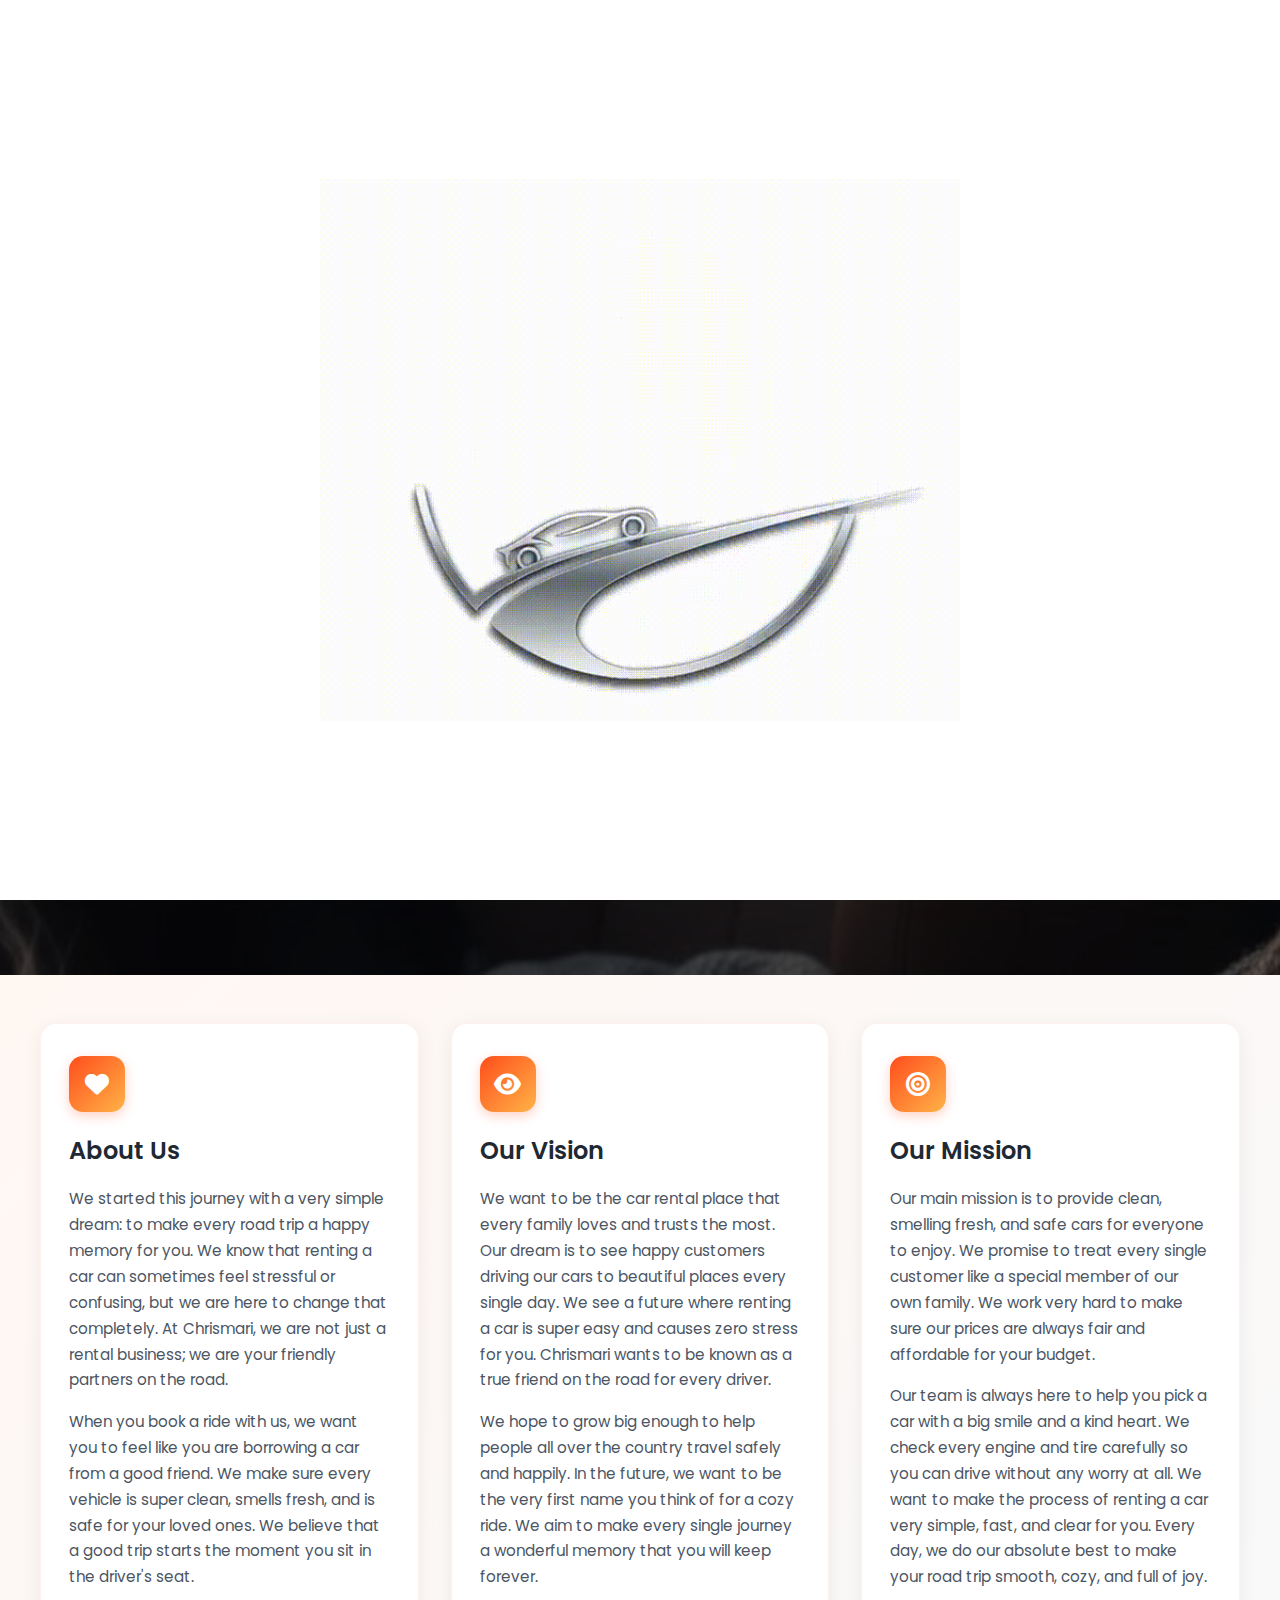
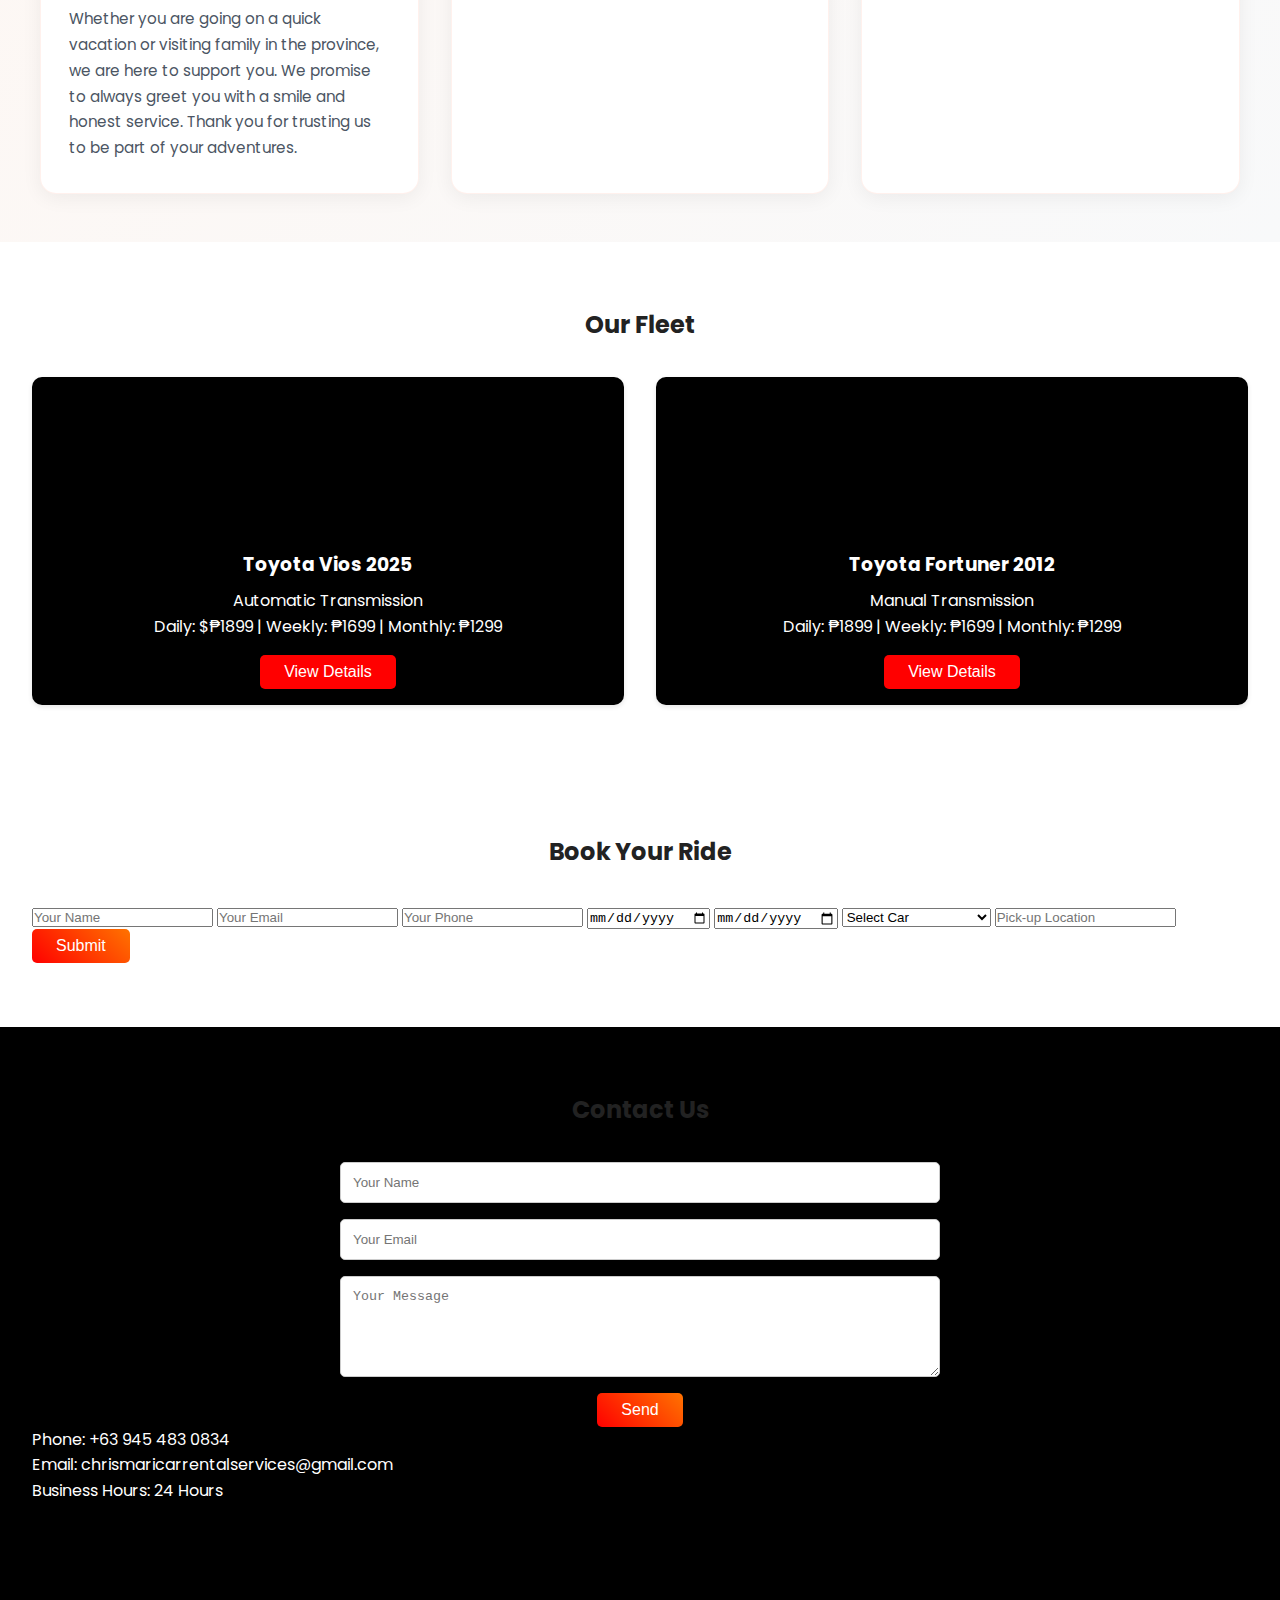
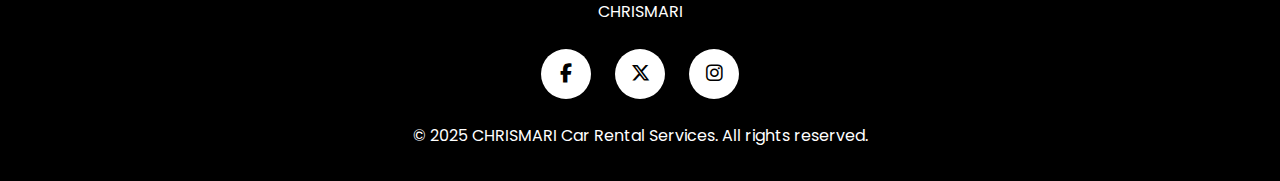
<file: index.html>
<!DOCTYPE html>
<html lang="en">

<head>
  <meta charset="UTF-8">
  <meta name="viewport" content="width=device-width, initial-scale=1.0">
  <title>CHRISMARI Car Rental Services</title>
  <link rel="stylesheet" href="style.css">
  <script defer src="script.js"></script>
  <link href="https://fonts.googleapis.com/css2?family=Poppins:wght@300;400;600;700&display=swap" rel="stylesheet">
  <link rel="stylesheet" href="https://cdnjs.cloudflare.com/ajax/libs/font-awesome/6.4.0/css/all.min.css">
</head>

<body>
  <!-- Splash Screen -->
  <div id="splash-screen">
    <img src="images/LogoLogo.gif" alt="CHRISMARI Logo" id="splash-gif">
  </div>

  <script>
    // Splash Screen Logic
    document.addEventListener('DOMContentLoaded', () => {
      const splash = document.getElementById('splash-screen');
      setTimeout(() => {
        splash.style.opacity = '0';
        splash.style.transition = 'opacity 0.5s ease';
        setTimeout(() => splash.style.display = 'none', 500);
      }, 3000); // Display splash for 3 seconds
    });
  </script>

  <!-- Header -->
  <header>
    <div class="navbar">
      <div class="logo">CHRISMARI</div>
      <nav>
        <a href="#home">Home</a>
        <a href="#about">About</a>
        <a href="#fleet">Fleet</a>
        <a href="#booking">Booking</a>
        <a href="#contact">Contact</a>
      </nav>
      <div class="navbar-actions">
        <a href="auth.html" class="btn-secondary" id="loginBtn" style="display: none;">
          <i class="fas fa-sign-in-alt"></i>
          <span>Sign In</span>
        </a>
        <div class="user-menu" id="userMenu" style="display: none;">
          <button class="user-btn" id="userBtn">
            <i class="fas fa-user-circle"></i>
            <span id="userName">User</span>
            <i class="fas fa-chevron-down"></i>
          </button>
          <div class="user-dropdown" id="userDropdown">
            <a href="booking.html">
              <i class="fas fa-calendar"></i>
              <span>My Bookings</span>
            </a>
            <a href="#" id="logoutBtn">
              <i class="fas fa-sign-out-alt"></i>
              <span>Sign Out</span>
            </a>
          </div>
        </div>
        <button class="btn js-booking-redirect">
          Book Now
        </button>
      </div>
    </div>
  </header>

  <!-- Hero Section -->
  <section id="home" class="hero">
    <div>
      <h1 style="color: white;">Drive with Comfort. Rent with Confidence.</h1>
      <p>CHRISMARI Car Rental Services — affordable, reliable, and hassle-free.</p>
      <button class="btn js-booking-redirect">
        Start Booking
      </button>
    </div>
  </section>

  <!-- About Section -->
  <section id="about" class="about">
    <div class="about-container">
      <div class="about-column">
        <div class="about-icon">
          <i class="fas fa-heart"></i>
        </div>
        <h3>About Us</h3>
        <p>We started this journey with a very simple dream: to make every road trip a happy memory for you. We know that renting a car can sometimes feel stressful or confusing, but we are here to change that completely. At Chrismari, we are not just a rental business; we are your friendly partners on the road.</p>
        <p>When you book a ride with us, we want you to feel like you are borrowing a car from a good friend. We make sure every vehicle is super clean, smells fresh, and is safe for your loved ones. We believe that a good trip starts the moment you sit in the driver's seat.</p>
        <p>Whether you are going on a quick vacation or visiting family in the province, we are here to support you. We promise to always greet you with a smile and honest service. Thank you for trusting us to be part of your adventures.</p>
      </div>
      <div class="about-column">
        <div class="about-icon">
          <i class="fas fa-eye"></i>
        </div>
        <h3>Our Vision</h3>
        <p>We want to be the car rental place that every family loves and trusts the most. Our dream is to see happy customers driving our cars to beautiful places every single day. We see a future where renting a car is super easy and causes zero stress for you. Chrismari wants to be known as a true friend on the road for every driver.</p>
        <p>We hope to grow big enough to help people all over the country travel safely and happily. In the future, we want to be the very first name you think of for a cozy ride. We aim to make every single journey a wonderful memory that you will keep forever.</p>
      </div>
      <div class="about-column">
        <div class="about-icon">
          <i class="fas fa-bullseye"></i>
        </div>
        <h3>Our Mission</h3>
        <p>Our main mission is to provide clean, smelling fresh, and safe cars for everyone to enjoy. We promise to treat every single customer like a special member of our own family. We work very hard to make sure our prices are always fair and affordable for your budget.</p>
        <p>Our team is always here to help you pick a car with a big smile and a kind heart. We check every engine and tire carefully so you can drive without any worry at all. We want to make the process of renting a car very simple, fast, and clear for you. Every day, we do our absolute best to make your road trip smooth, cozy, and full of joy.</p>
      </div>
    </div>
  </section>

  <!-- Fleet Section -->
  <section id="fleet" class="fleet">
    <h2>Our Fleet</h2>
    <div class="grid">
      <div class="card toyota-vios">
        <img src="images/toyotavios.jpg" alt="Toyota Vios">
        <div class="details">
          <h3>Toyota Vios 2025</h3>
          <p>Automatic Transmission</p>
          <p>Daily: $₱1899 | Weekly: ₱1699 | Monthly: ₱1299</p>
          <button class="btn js-booking-redirect">View Details</button>
        </div>
      </div>
      <div class="card toyota-fortuner">
        <img src="images/fortuner.jpg" alt="Toyota Fortuner">
        <div class="details">
          <h3>Toyota Fortuner 2012</h3>
          <p>Manual Transmission</p>
          <p>Daily: ₱1899 | Weekly: ₱1699 | Monthly: ₱1299</p>
          <button class="btn js-booking-redirect">View Details</button>
        </div>
      </div>
      <!-- Add more car cards as needed -->
    </div>
  </section>

  <!-- Booking Section -->
  <section id="booking" class="booking">
    <h2>Book Your Ride</h2>
    <form>
      <input type="text" name="name" placeholder="Your Name" required>
      <input type="email" name="email" placeholder="Your Email" required>
      <input type="tel" name="phone" placeholder="Your Phone" required>
      <input type="date" name="pickup" placeholder="Pick-up Date" required>
      <input type="date" name="dropoff" placeholder="Drop-off Date" required>
      <select name="car" required>
        <option value="">Select Car</option>
        <option value="toyota-vios">Toyota Vios</option>
        <option value="toyota-fortuner">Toyota Fortuner 2012</option>
        <!-- dagdag kotse pa vebs -->
      </select>
      <input type="text" name="location" placeholder="Pick-up Location" required>
      <button class="btn" type="submit">Submit</button>
    </form>
  </section>

  <!-- Contact Section -->
  <section id="contact" class="contact">
    <h2>Contact Us</h2>
    <form>
      <input type="text" name="name" placeholder="Your Name" required>
      <input type="email" name="email" placeholder="Your Email" required>
      <textarea name="message" placeholder="Your Message" rows="5" required></textarea>
      <button class="btn" type="submit">Send</button>
    </form>
    <div class="info">
      <p>Phone: +63 945 483 0834</p>
      <p>Email: chrismaricarrentalservices@gmail.com</p>
      <p>Business Hours: 24 Hours</p>
    </div>
  </section>

  <!-- Footer -->
  <footer>
    <div>CHRISMARI</div>
    <div class="social-icons">
      <a href="https://www.facebook.com/people/ChrisMari-Car-Rental-Sevices-Antipolo/61584070946495/" target="_blank" rel="noopener noreferrer" aria-label="Facebook">
        <i class="fab fa-facebook-f"></i>
      </a>
      <a href="#" target="_blank" rel="noopener noreferrer" aria-label="X">
        <i class="fab fa-x-twitter"></i>
      </a>
      <a href="#" target="_blank" rel="noopener noreferrer" aria-label="Instagram">
        <i class="fab fa-instagram"></i>
      </a>
    </div>
    <p>&copy; 2025 CHRISMARI Car Rental Services. All rights reserved.</p>
  </footer>
</body>

</html>
</file>
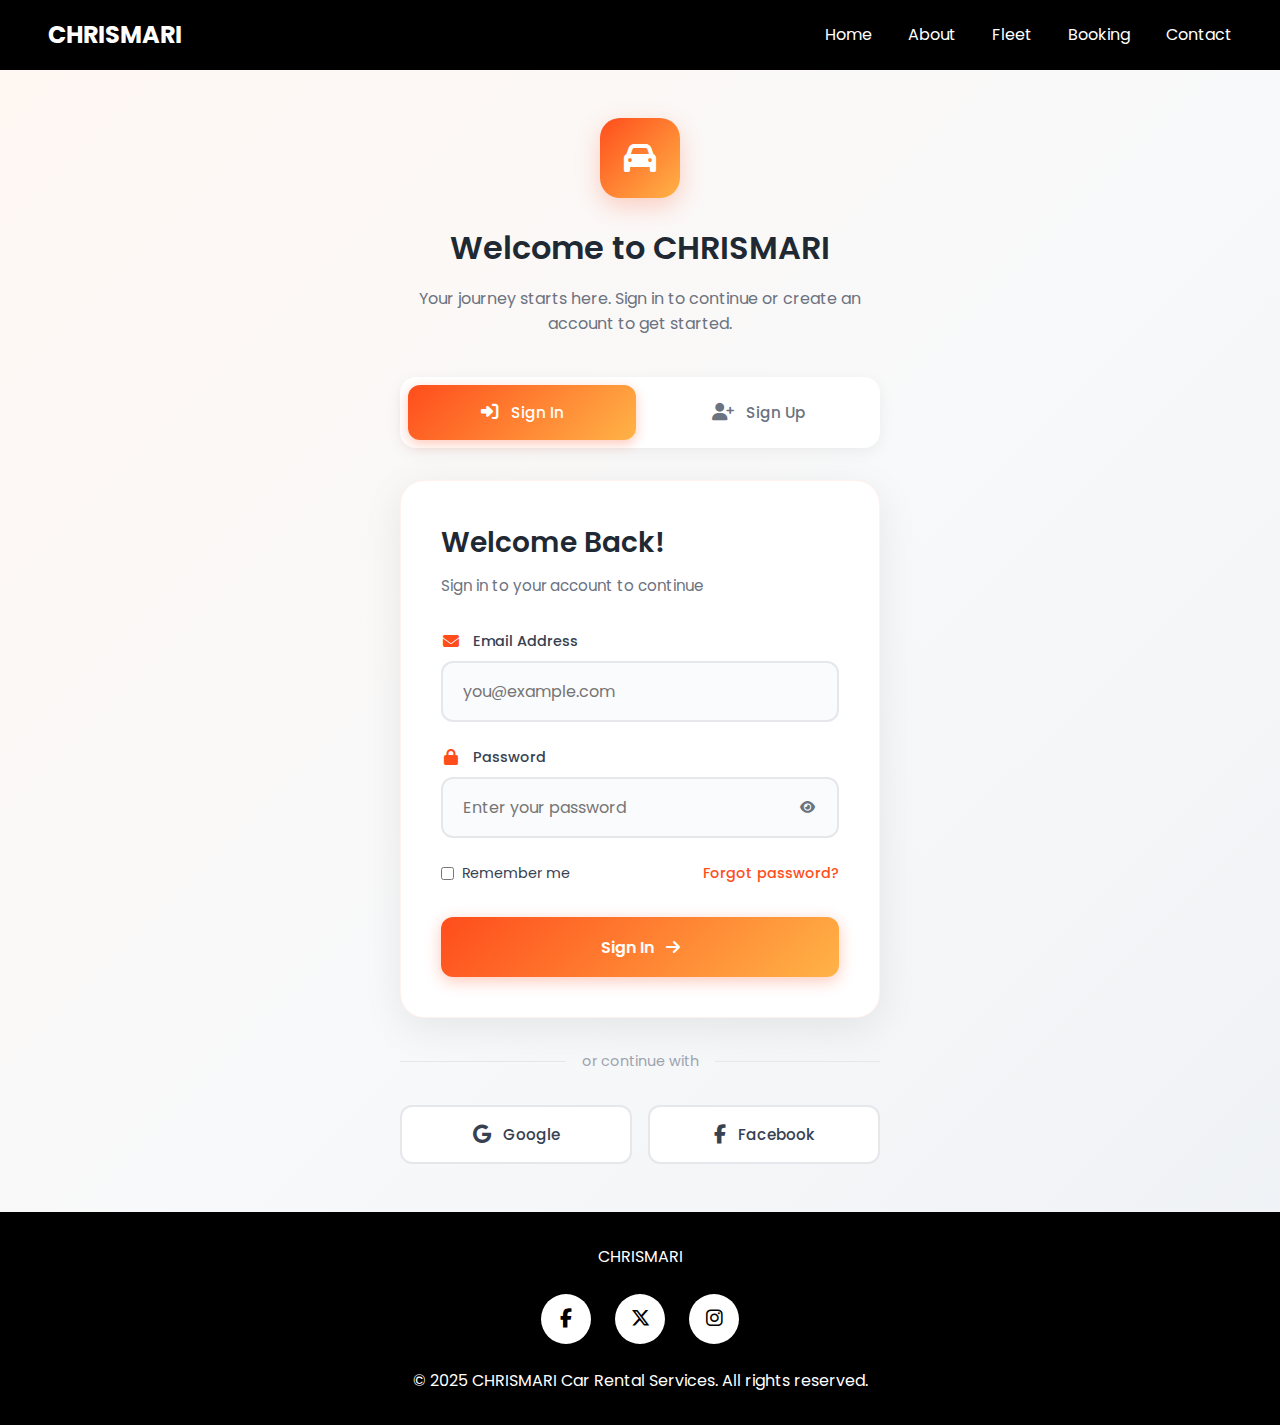
<file: auth.html>
<!DOCTYPE html>
<html lang="en">

<head>
  <meta charset="UTF-8">
  <meta name="viewport" content="width=device-width, initial-scale=1.0">
  <title>Login & Sign Up - CHRISMARI Car Rental</title>
  <link rel="stylesheet" href="style.css">
  <script defer src="auth.js"></script>
  <link href="https://fonts.googleapis.com/css2?family=Poppins:wght@300;400;600;700&display=swap" rel="stylesheet">
  <link rel="stylesheet" href="https://cdnjs.cloudflare.com/ajax/libs/font-awesome/6.4.0/css/all.min.css">
</head>

<body class="auth-page">
  <!-- Header -->
  <header>
    <div class="navbar">
      <div class="logo">
        <a href="index.html" style="text-decoration: none; color: inherit;">CHRISMARI</a>
      </div>
      <nav>
        <a href="index.html#home">Home</a>
        <a href="index.html#about">About</a>
        <a href="index.html#fleet">Fleet</a>
        <a href="booking.html">Booking</a>
        <a href="index.html#contact">Contact</a>
      </nav>
    </div>
  </header>

  <main class="auth-container">
    <div class="auth-wrapper">
      <!-- Welcome Message -->
      <div class="auth-welcome">
        <div class="welcome-icon">
          <i class="fas fa-car"></i>
        </div>
        <h1>Welcome to CHRISMARI</h1>
        <p>Your journey starts here. Sign in to continue or create an account to get started.</p>
      </div>

      <!-- Auth Tabs -->
      <div class="auth-tabs">
        <button class="auth-tab active" data-tab="login">
          <i class="fas fa-sign-in-alt"></i>
          <span>Sign In</span>
        </button>
        <button class="auth-tab" data-tab="signup">
          <i class="fas fa-user-plus"></i>
          <span>Sign Up</span>
        </button>
      </div>

      <!-- Login Form -->
      <div class="auth-form-container active" id="login-form">
        <div class="auth-card">
          <h2>Welcome Back!</h2>
          <p class="auth-subtitle">Sign in to your account to continue</p>
          
          <form id="loginForm" class="auth-form">
            <div class="form-group">
              <label for="loginEmail">
                <i class="fas fa-envelope"></i>
                <span>Email Address</span>
              </label>
              <input type="email" id="loginEmail" name="email" placeholder="you@example.com" required>
            </div>

            <div class="form-group">
              <label for="loginPassword">
                <i class="fas fa-lock"></i>
                <span>Password</span>
              </label>
              <div class="password-input-wrapper">
                <input type="password" id="loginPassword" name="password" placeholder="Enter your password" required>
                <button type="button" class="password-toggle" id="loginPasswordToggle">
                  <i class="fas fa-eye"></i>
                </button>
              </div>
            </div>

            <div class="form-options">
              <label class="remember-me">
                <input type="checkbox" name="remember">
                <span>Remember me</span>
              </label>
              <a href="#" class="forgot-password">Forgot password?</a>
            </div>

            <div class="form-message" id="loginMessage"></div>

            <button type="submit" class="auth-submit-btn">
              <span>Sign In</span>
              <i class="fas fa-arrow-right"></i>
            </button>
          </form>
        </div>
      </div>

      <!-- Signup Form -->
      <div class="auth-form-container" id="signup-form">
        <div class="auth-card">
          <h2>Create Account</h2>
          <p class="auth-subtitle">Join us and start your journey today</p>
          
          <form id="signupForm" class="auth-form">
            <div class="form-group">
              <label for="signupName">
                <i class="fas fa-user"></i>
                <span>Full Name</span>
              </label>
              <input type="text" id="signupName" name="name" placeholder="John Doe" required>
            </div>

            <div class="form-group">
              <label for="signupEmail">
                <i class="fas fa-envelope"></i>
                <span>Email Address</span>
              </label>
              <input type="email" id="signupEmail" name="email" placeholder="you@example.com" required>
            </div>

            <div class="form-group">
              <label for="signupPhone">
                <i class="fas fa-phone"></i>
                <span>Phone Number</span>
              </label>
              <input type="tel" id="signupPhone" name="phone" placeholder="+63 900 000 0000" required>
            </div>

            <div class="form-group">
              <label for="signupPassword">
                <i class="fas fa-lock"></i>
                <span>Password</span>
              </label>
              <div class="password-input-wrapper">
                <input type="password" id="signupPassword" name="password" placeholder="Create a strong password" required>
                <button type="button" class="password-toggle" id="signupPasswordToggle">
                  <i class="fas fa-eye"></i>
                </button>
              </div>
              <small class="password-hint">Must be at least 6 characters</small>
            </div>

            <div class="form-group">
              <label for="signupConfirmPassword">
                <i class="fas fa-lock"></i>
                <span>Confirm Password</span>
              </label>
              <div class="password-input-wrapper">
                <input type="password" id="signupConfirmPassword" name="confirmPassword" placeholder="Confirm your password" required>
                <button type="button" class="password-toggle" id="signupConfirmPasswordToggle">
                  <i class="fas fa-eye"></i>
                </button>
              </div>
            </div>

            <div class="form-options">
              <label class="terms-checkbox">
                <input type="checkbox" name="terms" required>
                <span>I agree to the <a href="#">Terms & Conditions</a> and <a href="#">Privacy Policy</a></span>
              </label>
            </div>

            <div class="form-message" id="signupMessage"></div>

            <button type="submit" class="auth-submit-btn">
              <span>Create Account</span>
              <i class="fas fa-arrow-right"></i>
            </button>
          </form>
        </div>
      </div>

      <!-- Divider -->
      <div class="auth-divider">
        <span>or continue with</span>
      </div>

      <!-- Social Login (Optional) -->
      <div class="social-login">
        <button class="social-btn" type="button">
          <i class="fab fa-google"></i>
          <span>Google</span>
        </button>
        <button class="social-btn" type="button">
          <i class="fab fa-facebook-f"></i>
          <span>Facebook</span>
        </button>
      </div>
    </div>
  </main>

  <!-- Footer -->
  <footer>
    <div>CHRISMARI</div>
    <div class="social-icons">
      <a href="https://www.facebook.com/people/ChrisMari-Car-Rental-Sevices-Antipolo/61584070946495/" target="_blank" rel="noopener noreferrer" aria-label="Facebook">
        <i class="fab fa-facebook-f"></i>
      </a>
      <a href="#" target="_blank" rel="noopener noreferrer" aria-label="X">
        <i class="fab fa-x-twitter"></i>
      </a>
      <a href="#" target="_blank" rel="noopener noreferrer" aria-label="Instagram">
        <i class="fab fa-instagram"></i>
      </a>
    </div>
    <p>&copy; 2025 CHRISMARI Car Rental Services. All rights reserved.</p>
  </footer>
</body>

</html>
</file>
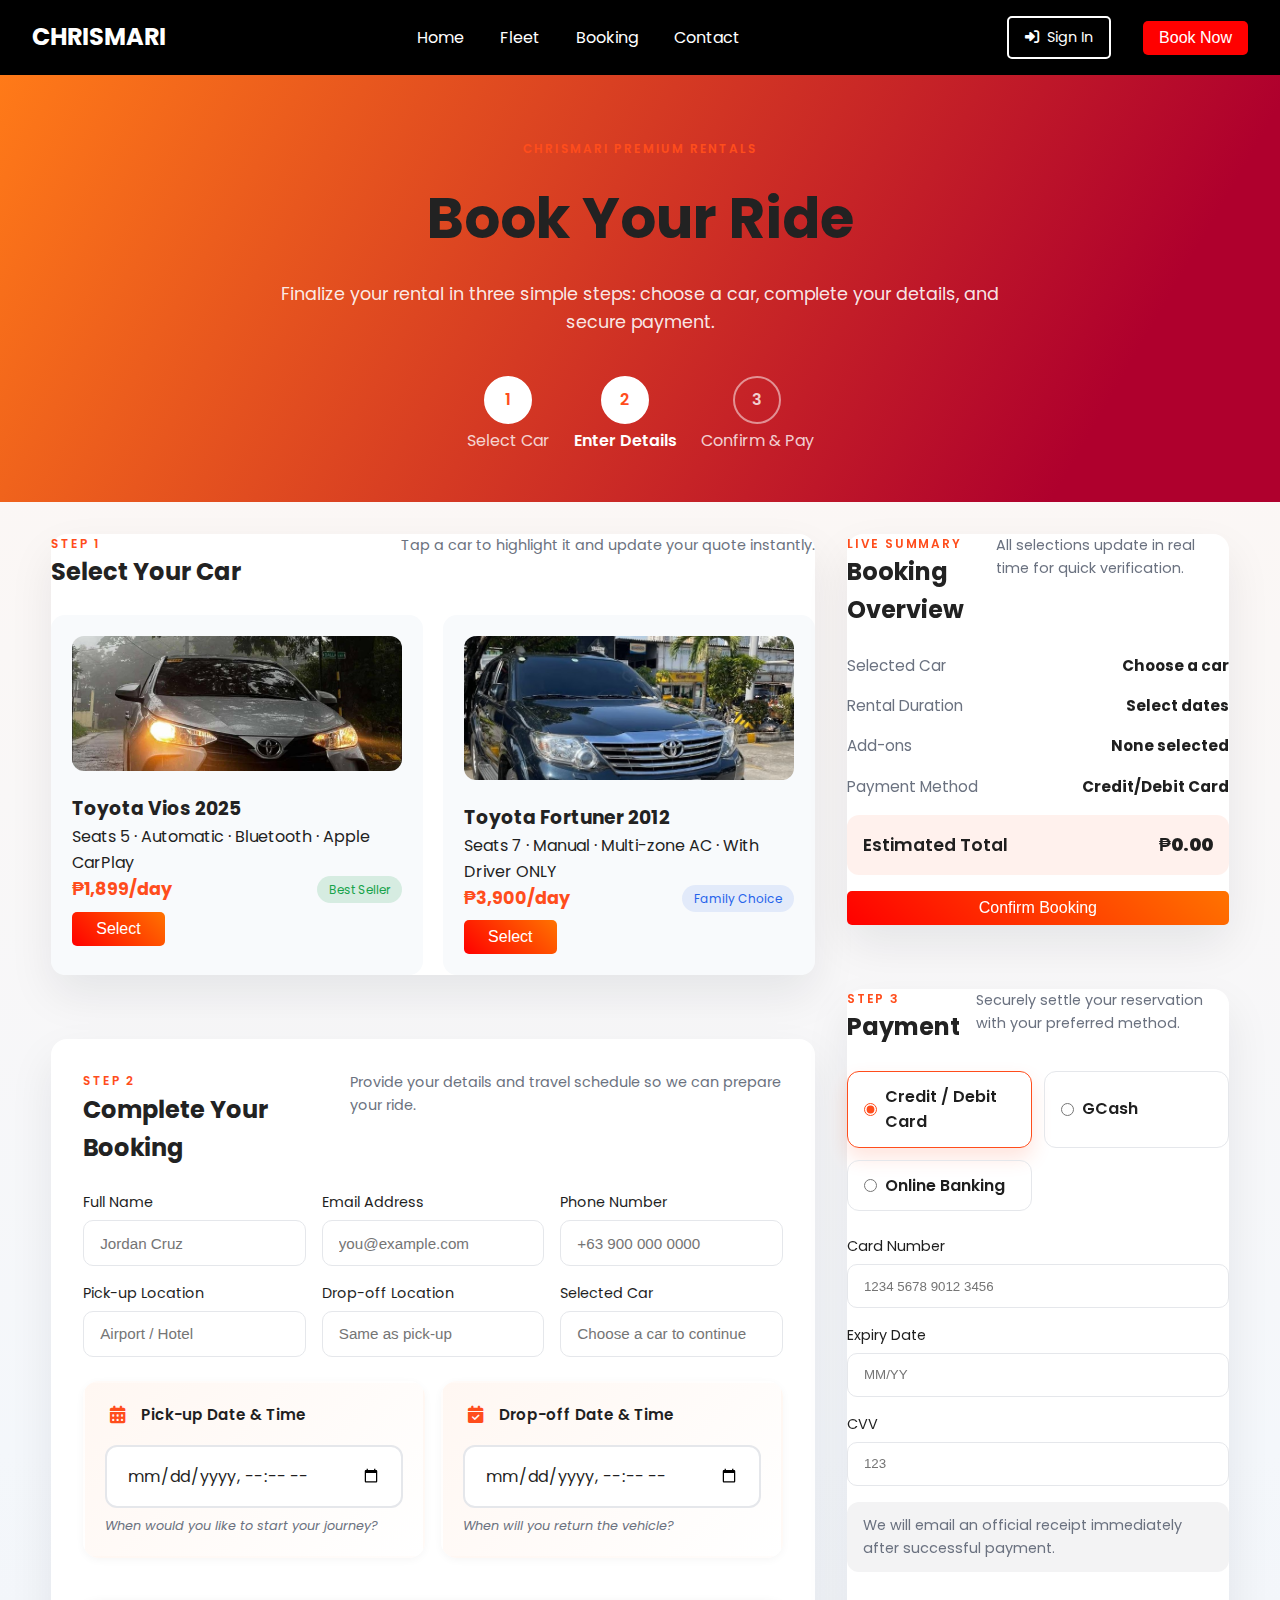
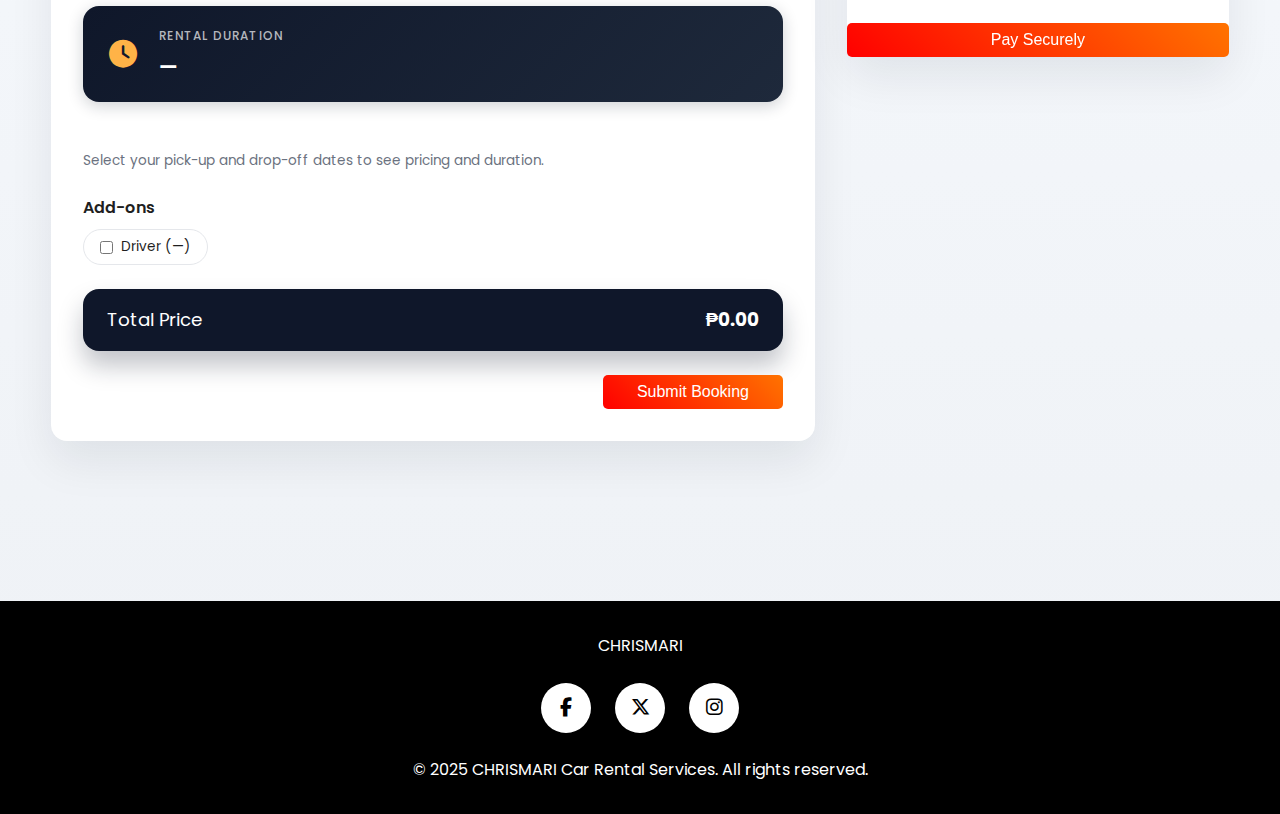
<file: booking.html>
<!DOCTYPE html>
<html lang="en">

<head>
  <meta charset="UTF-8">
  <meta name="viewport" content="width=device-width, initial-scale=1.0">
  <title>CHRISMARI Car Rental - Booking</title>
  <link rel="stylesheet" href="style.css">
  <script defer src="script.js"></script>
  <link href="https://fonts.googleapis.com/css2?family=Poppins:wght@300;400;600;700&display=swap" rel="stylesheet">
  <link rel="stylesheet" href="https://cdnjs.cloudflare.com/ajax/libs/font-awesome/6.4.0/css/all.min.css">
</head>

<body class="booking-page">
  <!-- Header -->
  <header class="sticky-header">
    <div class="navbar">
      <div class="logo">CHRISMARI</div>
      <nav>
        <a href="index.html#home">Home</a>
        <a href="index.html#fleet">Fleet</a>
        <a href="booking.html">Booking</a>
        <a href="index.html#contact">Contact</a>
      </nav>
      <div class="navbar-actions">
        <a href="auth.html" class="btn-secondary" id="loginBtn" style="display: none;">
          <i class="fas fa-sign-in-alt"></i>
          <span>Sign In</span>
        </a>
        <div class="user-menu" id="userMenu" style="display: none;">
          <button class="user-btn" id="userBtn">
            <i class="fas fa-user-circle"></i>
            <span id="userName">User</span>
            <i class="fas fa-chevron-down"></i>
          </button>
          <div class="user-dropdown" id="userDropdown">
            <a href="booking.html">
              <i class="fas fa-calendar"></i>
              <span>My Bookings</span>
            </a>
            <a href="#" id="logoutBtn">
              <i class="fas fa-sign-out-alt"></i>
              <span>Sign Out</span>
            </a>
          </div>
        </div>
        <button class="btn" type="button" data-scroll="#booking-form">Book Now</button>
      </div>
    </div>
  </header>

  <main>
    <!-- Booking Header Section -->
    <section class="booking-header">
      <div class="container">
        <p class="eyebrow">CHRISMARI Premium Rentals</p>
        <h1>Book Your Ride</h1>
        <p class="lead">Finalize your rental in three simple steps: choose a car, complete your details, and secure payment.</p>

        <div class="booking-steps" aria-label="Booking progress">
          <div class="step completed">
            <div class="step-number">1</div>
            <span>Select Car</span>
          </div>
          <div class="step current">
            <div class="step-number">2</div>
            <span>Enter Details</span>
          </div>
          <div class="step">
            <div class="step-number">3</div>
            <span>Confirm & Pay</span>
          </div>
        </div>
      </div>
    </section>

    <section class="booking-layout container">
      <div class="booking-left">
        <!-- Car Selection Section -->
        <section class="card-surface car-selection" aria-labelledby="car-selection-title">
          <div class="card-head">
            <div>
              <p class="eyebrow">Step 1</p>
              <h2 id="car-selection-title">Select Your Car</h2>
            </div>
            <p class="muted">Tap a car to highlight it and update your quote instantly.</p>
          </div>

          <div class="car-carousel">
            <article class="car-card">
              <div class="car-media">
                <img src="images/toyotavios.jpg" alt="Toyota Vios 2025">
              </div>
              <div class="car-info">
                <h3>Toyota Vios 2025</h3>
                <p>Seats 5 · Automatic · Bluetooth · Apple CarPlay</p>
                <div class="car-meta">
                  <span class="price-tag">₱1,899/day</span>
                  <span class="badge">Best Seller</span>
                </div>
                <button type="button" class="btn select-car" data-car="Toyota Vios 2025" data-price="1899">Select</button>
              </div>
            </article>

            <article class="car-card">
              <div class="car-media">
                <img src="images/fortuner.jpg" alt="Toyota Fortuner 2012">
              </div>
              <div class="car-info">
                <h3>Toyota Fortuner 2012</h3>
                <p>Seats 7 · Manual · Multi-zone AC · With Driver ONLY</p>
                <div class="car-meta">
                  <span class="price-tag">₱3,900/day</span>
                  <span class="badge neutral">Family Choice</span>
                </div>
                <button type="button" class="btn select-car" data-car="Toyota Fortuner 2012" data-price="3900">Select</button>
              </div>
            </article>
          </div>
        </section>

        <!-- Booking Form Section -->
        <section class="card-surface booking-form-card" aria-labelledby="booking-form-title">
          <div class="card-head">
            <div>
              <p class="eyebrow">Step 2</p>
              <h2 id="booking-form-title">Complete Your Booking</h2>
            </div>
            <p class="muted">Provide your details and travel schedule so we can prepare your ride.</p>
          </div>

          <form id="booking-form">
            <div class="form-grid">
              <label class="form-field">
                <span>Full Name</span>
                <input type="text" name="name" placeholder="Jordan Cruz" required>
              </label>
              <label class="form-field">
                <span>Email Address</span>
                <input type="email" name="email" placeholder="you@example.com" required>
              </label>
              <label class="form-field">
                <span>Phone Number</span>
                <input type="tel" name="phone" placeholder="+63 900 000 0000" required>
              </label>
              <label class="form-field">
                <span>Pick-up Location</span>
                <input type="text" name="pickup-location" placeholder="Airport / Hotel" required>
              </label>
              <label class="form-field">
                <span>Drop-off Location</span>
                <input type="text" name="dropoff-location" placeholder="Same as pick-up" required>
              </label>
              <label class="form-field">
                <span>Selected Car</span>
                <input type="text" name="selected-car" id="selected-car" placeholder="Choose a car to continue" readonly required>
              </label>
            </div>

            <div class="form-grid two-column">
              <label class="form-field date-time-field">
                <div class="field-header">
                  <i class="fas fa-calendar-alt"></i>
                  <span>Pick-up Date & Time</span>
                </div>
                <div class="date-time-wrapper">
                  <input type="datetime-local" name="pickup" id="pickup-datetime" required>
                  <div class="field-hint">When would you like to start your journey?</div>
                </div>
              </label>
              <label class="form-field date-time-field">
                <div class="field-header">
                  <i class="fas fa-calendar-check"></i>
                  <span>Drop-off Date & Time</span>
                </div>
                <div class="date-time-wrapper">
                  <input type="datetime-local" name="dropoff" id="dropoff-datetime" required>
                  <div class="field-hint">When will you return the vehicle?</div>
                </div>
              </label>
            </div>
            <div class="duration-display" id="duration-display">
              <div class="duration-card">
                <i class="fas fa-clock"></i>
                <div class="duration-info">
                  <span class="duration-label">Rental Duration</span>
                  <span class="duration-value" id="duration-value">—</span>
                </div>
              </div>
              <div class="pricing-info" id="pricing-info" style="display: none;">
                <i class="fas fa-tag"></i>
                <div class="pricing-details">
                  <span class="pricing-label">Daily Rate</span>
                  <span class="pricing-value" id="daily-rate">—</span>
                </div>
              </div>
            </div>
            <small class="help-text" id="duration-hint">Select your pick-up and drop-off dates to see pricing and duration.</small>

            <div class="add-ons">
              <p class="section-label">Add-ons</p>
              <div class="chip-list">
                <label class="chip">
                  <input type="checkbox" name="addons" value="Driver" id="driver-checkbox">
                  <span id="driver-label">Driver (<span id="driver-price">—</span>)</span>
                </label>
              </div>
              <small class="help-text" id="driver-hint" style="margin-top: 0.5rem; display: none;">Driver pricing is based on rental duration. Select your dates to see the price.</small>
            </div>

            <div class="total-price-pill">
              <span>Total Price</span>
              <strong><span id="total-price">₱0.00</span></strong>
            </div>

            <div class="form-actions">
              <button class="btn" type="submit">Submit Booking</button>
            </div>
          </form>
        </section>
      </div>

      <div class="booking-right">
        <!-- Booking Summary Section -->
        <section class="card-surface booking-summary" aria-labelledby="booking-summary-title">
          <div class="card-head">
            <div>
              <p class="eyebrow">Live Summary</p>
              <h2 id="booking-summary-title">Booking Overview</h2>
            </div>
            <p class="muted">All selections update in real time for quick verification.</p>
          </div>

          <div class="summary-card">
            <div class="summary-row">
              <span>Selected Car</span>
              <strong id="summary-car">Choose a car</strong>
            </div>
            <div class="summary-row">
              <span>Rental Duration</span>
              <strong id="summary-duration">—</strong>
            </div>
            <div class="summary-row">
              <span>Add-ons</span>
              <strong id="summary-addons">None selected</strong>
            </div>
            <div class="summary-row">
              <span>Payment Method</span>
              <strong id="summary-payment-method">Credit/Debit Card</strong>
            </div>
            <div class="summary-total">
              <span>Estimated Total</span>
              <strong><span id="summary-price">₱0.00</span></strong>
            </div>
            <button class="btn confirm-booking" type="button">Confirm Booking</button>
          </div>
        </section>

        <!-- Payment Section -->
        <section class="card-surface payment-section" aria-labelledby="payment-section-title">
          <div class="card-head">
            <div>
              <p class="eyebrow">Step 3</p>
              <h2 id="payment-section-title">Payment</h2>
            </div>
            <p class="muted">Securely settle your reservation with your preferred method.</p>
          </div>

          <div class="payment-methods" role="radiogroup" aria-label="Payment methods">
            <label class="method-card">
              <input type="radio" name="payment-method" value="card" checked>
              <span>Credit / Debit Card</span>
            </label>
            <label class="method-card">
              <input type="radio" name="payment-method" value="gcash">
              <span>GCash</span>
            </label>
            <label class="method-card">
              <input type="radio" name="payment-method" value="online">
              <span>Online Banking</span>
            </label>
          </div>

          <form id="payment-form">
            <div class="payment-fields active" data-method="card">
              <label>
                <span>Card Number</span>
                <input type="text" id="card-number" name="card-number" placeholder="1234 5678 9012 3456" inputmode="numeric" required>
              </label>
              <label>
                <span>Expiry Date</span>
                <input type="text" id="expiry-date" name="expiry-date" placeholder="MM/YY" required>
              </label>
              <label>
                <span>CVV</span>
                <input type="text" id="cvv" name="cvv" placeholder="123" inputmode="numeric" required>
              </label>
            </div>

            <div class="payment-fields" data-method="gcash">
              <label>
                <span>GCash Number</span>
                <input type="tel" id="gcash-number" name="gcash-number" placeholder="+63 900 000 0000" data-required="true">
              </label>
              <label>
                <span>Account Name</span>
                <input type="text" id="gcash-name" name="gcash-name" placeholder="Registered GCash Name" data-required="true">
              </label>
              <label>
                <span>Reference Screenshot URL (optional)</span>
                <input type="url" id="gcash-reference" name="gcash-reference" placeholder="https://drive.google.com/...">
              </label>
            </div>

            <div class="payment-fields" data-method="online">
              <label>
                <span>Select Bank</span>
                <select id="online-bank" name="online-bank" data-required="true">
                  <option value="">Choose your bank</option>
                  <option value="bdo">BDO</option>
                  <option value="bpi">BPI</option>
                  <option value="metrobank">Metrobank</option>
                  <option value="security-bank">Security Bank</option>
                  <option value="unionbank">UnionBank</option>
                </select>
              </label>
              <label>
                <span>Account Name</span>
                <input type="text" id="online-name" name="online-name" placeholder="Account holder" data-required="true">
              </label>
              <label>
                <span>Reference Number</span>
                <input type="text" id="online-reference" name="online-reference" placeholder="e.g., 1234567890" data-required="true">
              </label>
            </div>

            <div class="payment-note">
              <p class="muted">We will email an official receipt immediately after successful payment.</p>
            </div>

            <div class="payment-status" id="payment-status" role="status" aria-live="polite"></div>

            <button class="btn" type="submit">Pay Securely</button>
          </form>
        </section>
      </div>
    </section>
  </main>

  <!-- Confirmation Modal -->
  <div class="modal" id="confirmation-modal">
    <div class="modal-content">
      <h2>Booking Successful!</h2>
      <p>Your booking reference number is <span id="booking-reference"></span>.</p>
      <button class="btn" id="back-to-home" type="button">Back to Home</button>
    </div>
  </div>

  <!-- Footer -->
  <footer>
    <div>CHRISMARI</div>
    <div class="social-icons">
      <a href="https://www.facebook.com/people/ChrisMari-Car-Rental-Sevices-Antipolo/61584070946495/" target="_blank" rel="noopener noreferrer" aria-label="Facebook">
        <i class="fab fa-facebook-f"></i>
      </a>
      <a href="#" target="_blank" rel="noopener noreferrer" aria-label="X">
        <i class="fab fa-x-twitter"></i>
      </a>
      <a href="#" target="_blank" rel="noopener noreferrer" aria-label="Instagram">
        <i class="fab fa-instagram"></i>
      </a>
    </div>
    <p>&copy; 2025 CHRISMARI Car Rental Services. All rights reserved.</p>
  </footer>
</body>

</html>
</file>
<file: style.css>
/* CHRISMARI Car Rental Services - Stylesheet */

:root {
  --primary: #ff4d1c;
  --primary-dark: #d63e12;
  --accent: #ffb347;
  --surface: #ffffff;
  --text-dark: #1f1f1f;
  --text-muted: #6b7280;
  --border: #e5e7eb;
  --success: #16a34a;
}

/* General Reset */
* {
  margin: 0;
  padding: 0;
  box-sizing: border-box;
}

body {
  font-family: 'Poppins', sans-serif;
  margin: 0;
  padding: 0;
  background-color: #f9f9f9;
  color: #333;
  line-height: 1.6;
  overflow-x: hidden;
}

body.booking-page {
  background: linear-gradient(180deg, #fff7f2 0%, #f4f7fb 60%, #eef1f5 100%);
  color: var(--text-dark);
}

.container {
  width: min(1200px, 92%);
  margin: 0 auto;
}

h1, h2, h3 {
  color: #222;
}

/* Header */
header {
  position: sticky;
  top: 0;
  z-index: 1000;
  background: #000;
  color: #fff;
  transition: background 0.3s ease;
}

header.scrolled {
  background: #000;
  color: #fff;
}

.navbar {
  display: flex;
  justify-content: space-between;
  align-items: center;
  padding: 1rem 2rem;
}

.navbar a {
  text-decoration: none;
  color: #fff;
  margin: 0 1rem;
  transition: color 0.3s;
}

.navbar a:hover {
  color: #ff0000;
}

.navbar .logo {
  font-size: 1.5rem;
  font-weight: bold;
}

.navbar .btn {
  padding: 0.5rem 1rem;
  background: #ff0000;
  color: #fff;
  border: none;
  border-radius: 5px;
  cursor: pointer;
  transition: transform 0.3s, box-shadow 0.3s;
}

.navbar .btn:hover {
  background: #fff;
  color: #ff0000;
}

.navbar-actions {
  display: flex;
  align-items: center;
  gap: 1rem;
}

.btn-secondary {
  display: flex;
  align-items: center;
  gap: 0.5rem;
  padding: 0.5rem 1rem;
  background: transparent;
  color: #fff;
  border: 2px solid #fff;
  border-radius: 5px;
  text-decoration: none;
  font-size: 0.9rem;
  transition: all 0.3s ease;
  cursor: pointer;
}

.btn-secondary:hover {
  background: #fff;
  color: #ff0000;
}

.user-menu {
  position: relative;
  display: flex;
  align-items: center;
}

.user-btn {
  display: flex;
  align-items: center;
  gap: 0.5rem;
  padding: 0.5rem 1rem;
  background: transparent;
  color: #fff;
  border: 2px solid #fff;
  border-radius: 5px;
  cursor: pointer;
  font-size: 0.9rem;
  transition: all 0.3s ease;
  font-family: 'Poppins', sans-serif;
}

.user-btn:hover {
  background: #fff;
  color: #ff0000;
}

.user-btn i:first-child {
  font-size: 1.2rem;
}

.user-btn i:last-child {
  font-size: 0.75rem;
  transition: transform 0.3s ease;
}

.user-dropdown {
  position: absolute;
  top: calc(100% + 0.5rem);
  right: 0;
  background: #ffffff;
  border-radius: 12px;
  box-shadow: 0 8px 24px rgba(0, 0, 0, 0.15);
  min-width: 200px;
  opacity: 0;
  visibility: hidden;
  transform: translateY(-10px);
  transition: all 0.3s ease;
  z-index: 1000;
  overflow: hidden;
}

.user-dropdown.active {
  opacity: 1;
  visibility: visible;
  transform: translateY(0);
}

.user-dropdown a {
  display: flex;
  align-items: center;
  gap: 0.75rem;
  padding: 1rem 1.25rem;
  color: #374151;
  text-decoration: none;
  transition: all 0.3s ease;
  border-bottom: 1px solid #f3f4f6;
}

.user-dropdown a:last-child {
  border-bottom: none;
}

.user-dropdown a:hover {
  background: #f9fafb;
  color: #ff4d1c;
}

.user-dropdown a i {
  color: #6b7280;
  width: 20px;
  text-align: center;
}

.user-dropdown a:hover i {
  color: #ff4d1c;
}

/* Hero Section */
.hero {
  position: relative;
  background: url('images/jgh.jpg') no-repeat center center/cover;
  color: #fff;
  text-align: center;
  padding: 2rem;
  height: 100vh;
  display: flex;
  align-items: center;
  justify-content: center;
}

.hero::before {
  content: "";
  position: absolute;
  top: 0;
  left: 0;
  width: 100%;
  height: 100%;
  background: rgba(0, 0, 0, 0.5); /* Optional overlay for better text visibility */
  z-index: 1;
}

.hero > div {
  position: relative;
  z-index: 2;
}

.hero h1 {
  font-size: 3rem;
  margin-bottom: 1rem;
}

.hero p {
  font-size: 1.2rem;
  margin-bottom: 2rem;
}

.hero .btn {
  padding: 0.75rem 1.5rem;
  font-size: 1rem;
  background: #ff0000;
  color: #fff;
}

.hero .btn:hover {
  background: #fff;
  color: #ff0000;
}

/* About Section */
.about {
  padding: 3rem 2rem;
  background: linear-gradient(135deg, #fff7f2 0%, #f8f9fa 100%);
}

.about-container {
  max-width: 1200px;
  margin: 0 auto;
  display: grid;
  grid-template-columns: repeat(auto-fit, minmax(280px, 1fr));
  gap: 2rem;
}

.about-column {
  background: #ffffff;
  border-radius: 16px;
  padding: 2rem 1.75rem;
  box-shadow: 0 4px 20px rgba(0, 0, 0, 0.06);
  transition: transform 0.3s ease, box-shadow 0.3s ease;
  border: 1px solid rgba(255, 77, 28, 0.08);
}

.about-column:hover {
  transform: translateY(-4px);
  box-shadow: 0 8px 30px rgba(255, 77, 28, 0.12);
}

.about-icon {
  width: 56px;
  height: 56px;
  background: linear-gradient(135deg, #ff4d1c 0%, #ffb347 100%);
  border-radius: 14px;
  display: flex;
  align-items: center;
  justify-content: center;
  margin-bottom: 1.25rem;
  color: #ffffff;
  font-size: 1.5rem;
  box-shadow: 0 4px 12px rgba(255, 77, 28, 0.25);
}

.about-column h3 {
  font-size: 1.5rem;
  margin-bottom: 1rem;
  color: #1f2933;
  font-weight: 600;
}

.about-column p {
  font-size: 0.95rem;
  line-height: 1.7;
  color: #4b5563;
  margin-bottom: 1rem;
}

.about-column p:last-child {
  margin-bottom: 0;
}

@media (max-width: 768px) {
  .about {
    padding: 2rem 1rem;
  }
  
  .about-container {
    grid-template-columns: 1fr;
    gap: 1.5rem;
  }
  
  .about-column {
    padding: 1.5rem 1.25rem;
  }
}

/* Fleet Section */
.fleet {
  padding: 4rem 2rem;
  background: #fff;
  color: #000;
}

.fleet h2 {
  text-align: center;
  margin-bottom: 2rem;
}

.fleet .grid {
  display: grid;
  grid-template-columns: repeat(auto-fit, minmax(250px, 1fr));
  gap: 2rem;
}

.fleet .card {
  background: #000;
  color: #fff;
  border-radius: 10px;
  box-shadow: 0 2px 5px rgba(0, 0, 0, 0.1);
  overflow: hidden;
  transition: transform 0.3s, box-shadow 0.3s;
}

.fleet .card:hover {
  transform: translateY(-5px);
  box-shadow: 0 4px 15px rgba(0, 0, 0, 0.2);
}

.fleet .card img {
  width: 100%;
  height: 150px;
  object-fit: cover;
}

.fleet .card .details {
  padding: 1rem;
  text-align: center;
}

.fleet .card .details h3 {
  margin-bottom: 0.5rem;
}

.fleet .card .details .btn {
  margin-top: 1rem;
  background: #ff0000;
  color: #fff;
}

.fleet .card .details .btn:hover {
  background: #fff;
  color: #ff0000;
}

/* Toyota Vios Card Animation */
.card.toyota-vios {
  position: relative;
  overflow: hidden;
  transition: transform 0.3s, box-shadow 0.3s;
}

.card.toyota-vios:hover {
  transform: translateY(-10px) scale(1.05);
  box-shadow: 0 10px 20px rgba(0, 0, 0, 0.2);
}

/* Toyota Vios Card Hover Effect */
.card.toyota-vios img {
  opacity: 0;
  transition: opacity 0.3s ease-in-out, transform 0.3s ease-in-out;
}

.card.toyota-vios:hover img {
  opacity: 1;
  transform: scale(1.1);
}

/* Toyota Vios Text Color */
.card.toyota-vios .details,
.card.toyota-vios .details h3,
.card.toyota-vios .details p {
  color: #fff;
}

/* Toyota Fortuner Card Animation */
.card.toyota-fortuner {
  position: relative;
  overflow: hidden;
  transition: transform 0.3s, box-shadow 0.3s;
}

.card.toyota-fortuner:hover {
  transform: translateY(-10px) scale(1.05);
  box-shadow: 0 10px 20px rgba(0, 0, 0, 0.2);
}

/* Toyota Fortuner Card Hover Effect */
.card.toyota-fortuner img {
  opacity: 0;
  transition: opacity 0.3s ease-in-out, transform 0.3s ease-in-out;
}

.card.toyota-fortuner:hover img {
  opacity: 1;
  transform: scale(1.1);
}

/* Toyota Fortuner Text Color */
.card.toyota-fortuner .details,
.card.toyota-fortuner .details h3,
.card.toyota-fortuner .details p {
  color: #fff;
}

/* Pricing Section */
.pricing {
  padding: 4rem 2rem;
  background: #000;
  color: #fff;
}

.pricing h2 {
  text-align: center;
  margin-bottom: 2rem;
}

.pricing .table {
  display: flex;
  justify-content: center;
  gap: 2rem;
}

.pricing .table .plan {
  background: #fff;
  color: #000;
  border-radius: 10px;
  box-shadow: 0 2px 5px rgba(0, 0, 0, 0.1);
  padding: 2rem;
  text-align: center;
  transition: transform 0.3s, box-shadow 0.3s;
}

.pricing .table .plan:hover {
  transform: scale(1.05);
  box-shadow: 0 4px 15px rgba(0, 0, 0, 0.2);
}

.pricing .table .plan h3 {
  margin-bottom: 1rem;
}

.pricing .table .plan .btn {
  margin-top: 1rem;
  background: #ff0000;
  color: #fff;
}

.pricing .table .plan .btn:hover {
  background: #fff;
  color: #ff0000;
}

/* Booking Section */
.booking {
  padding: 4rem 2rem;
  background: #fff;
  color: #000;
}

.booking h2 {
  text-align: center;
  margin-bottom: 2rem;
}

.booking-header {
  text-align: center;
  padding: 4rem 0 3rem;
  background: linear-gradient(120deg, #ff7a18, #af002d 85%);
  color: #fff;
  margin-bottom: 2rem;
}

.booking-header .container {
  display: flex;
  flex-direction: column;
  gap: 1rem;
  align-items: center;
}

.booking-header h1 {
  font-size: clamp(2rem, 5vw, 3.5rem);
}

.booking-header .lead {
  max-width: 720px;
  font-size: 1.1rem;
  color: rgba(255, 255, 255, 0.9);
}

.booking-steps {
  display: flex;
  gap: 1.5rem;
  margin-top: 1.5rem;
  flex-wrap: wrap;
  justify-content: center;
}

.booking-steps .step {
  display: flex;
  flex-direction: column;
  align-items: center;
  gap: 0.25rem;
  color: rgba(255, 255, 255, 0.8);
}

.booking-steps .step-number {
  width: 48px;
  height: 48px;
  border-radius: 50%;
  display: flex;
  align-items: center;
  justify-content: center;
  border: 2px solid rgba(255, 255, 255, 0.5);
  font-weight: 600;
}

.booking-steps .step.completed .step-number,
.booking-steps .step.current .step-number {
  background: #fff;
  color: var(--primary);
  border-color: #fff;
}

.booking-steps .step.current span {
  color: #fff;
  font-weight: 600;
}

.eyebrow {
  text-transform: uppercase;
  letter-spacing: 0.15em;
  font-size: 0.75rem;
  color: var(--primary);
  font-weight: 600;
}

.muted {
  color: var(--text-muted);
  font-size: 0.9rem;
}

.card-surface {
  background: var(--surface);
  border-radius: 16px;
  padding: 2rem;
  box-shadow: 0 20px 45px rgba(15, 23, 42, 0.08);
  margin-bottom: 2rem;
}

.card-head {
  display: flex;
  justify-content: space-between;
  align-items: flex-start;
  gap: 1rem;
  margin-bottom: 1.5rem;
}

.booking-layout {
  display: grid;
  grid-template-columns: 2fr 1fr;
  gap: 2rem;
  margin-bottom: 4rem;
}

.booking-left,
.booking-right {
  display: flex;
  flex-direction: column;
  gap: 2rem;
}

.booking-right {
  position: sticky;
  top: 110px;
  align-self: start;
}

.booking-page main {
  padding-bottom: 4rem;
}

.car-selection {
  padding: 0;
}

.car-carousel {
  display: grid;
  grid-template-columns: repeat(auto-fit, minmax(260px, 1fr));
  gap: 1.25rem;
}

.car-card {
  background: #f8fafc;
  border-radius: 14px;
  padding: 1.25rem;
  display: flex;
  flex-direction: column;
  gap: 1rem;
  border: 1px solid transparent;
  transition: transform 0.3s ease, box-shadow 0.3s ease, border 0.3s ease;
}

.car-card:hover {
  transform: translateY(-4px);
  box-shadow: 0 10px 30px rgba(15, 23, 42, 0.1);
}

.car-card.selected {
  border-color: var(--primary);
  box-shadow: 0 15px 35px rgba(255, 77, 28, 0.15);
}

.car-media img {
  width: 100%;
  border-radius: 12px;
  object-fit: cover;
}

.car-meta {
  display: flex;
  justify-content: space-between;
  align-items: center;
  margin-bottom: 0.5rem;
}

.price-tag {
  font-weight: 700;
  color: var(--primary);
  font-size: 1.1rem;
}

.badge {
  background: rgba(22, 163, 74, 0.15);
  color: var(--success);
  padding: 0.25rem 0.75rem;
  border-radius: 999px;
  font-size: 0.75rem;
}

.badge.neutral {
  background: rgba(37, 99, 235, 0.1);
  color: #2563eb;
}

.booking-form-card form {
  display: flex;
  flex-direction: column;
  gap: 1.5rem;
}

.form-grid {
  display: grid;
  gap: 1rem;
  grid-template-columns: repeat(auto-fit, minmax(220px, 1fr));
}

.form-grid.two-column {
  grid-template-columns: repeat(auto-fit, minmax(280px, 1fr));
}

.form-field {
  display: flex;
  flex-direction: column;
  gap: 0.35rem;
  font-size: 0.9rem;
  color: var(--text-dark);
}

.form-field input,
.form-field select {
  width: 100%;
  padding: 0.85rem 1rem;
  border: 1px solid var(--border);
  border-radius: 10px;
  font-size: 0.95rem;
  transition: border 0.2s ease, box-shadow 0.2s ease;
}

.form-field input:focus,
.form-field select:focus {
  border-color: var(--primary);
  outline: none;
  box-shadow: 0 0 0 3px rgba(255, 77, 28, 0.15);
}

/* Date/Time Field Styling */
.date-time-field {
  background: linear-gradient(135deg, #fff7f2 0%, #ffffff 100%);
  border-radius: 16px;
  padding: 1.25rem;
  border: 2px solid transparent;
  transition: all 0.3s ease;
  box-shadow: 0 2px 8px rgba(0, 0, 0, 0.04);
}

.date-time-field:hover {
  border-color: rgba(255, 77, 28, 0.2);
  box-shadow: 0 4px 16px rgba(255, 77, 28, 0.1);
  transform: translateY(-2px);
}

.date-time-field:has(input:focus) {
  border-color: var(--primary);
  box-shadow: 0 6px 20px rgba(255, 77, 28, 0.15);
  background: linear-gradient(135deg, #ffffff 0%, #fff7f2 100%);
}

.field-header {
  display: flex;
  align-items: center;
  gap: 0.75rem;
  margin-bottom: 0.75rem;
  font-weight: 600;
  color: var(--text-dark);
  font-size: 0.95rem;
}

.field-header i {
  color: var(--primary);
  font-size: 1.1rem;
  width: 24px;
  text-align: center;
}

.date-time-wrapper {
  position: relative;
}

.date-time-field input[type="datetime-local"] {
  width: 100%;
  padding: 1rem 1.25rem;
  border: 2px solid #e5e7eb;
  border-radius: 12px;
  font-size: 1rem;
  background: #ffffff;
  color: var(--text-dark);
  font-family: 'Poppins', sans-serif;
  transition: all 0.3s ease;
  cursor: pointer;
}

.date-time-field input[type="datetime-local"]:hover {
  border-color: var(--primary);
  background: #fffaf8;
}

.date-time-field input[type="datetime-local"]:focus {
  border-color: var(--primary);
  outline: none;
  box-shadow: 0 0 0 4px rgba(255, 77, 28, 0.1);
  background: #ffffff;
}

.field-hint {
  margin-top: 0.5rem;
  font-size: 0.8rem;
  color: var(--text-muted);
  font-style: italic;
  display: block;
}

.duration-display {
  display: grid;
  grid-template-columns: repeat(auto-fit, minmax(200px, 1fr));
  gap: 1rem;
  margin: 1.5rem 0;
}

.duration-card,
.pricing-info {
  background: linear-gradient(135deg, #0f172a 0%, #1e293b 100%);
  border-radius: 16px;
  padding: 1.25rem;
  display: flex;
  align-items: center;
  gap: 1rem;
  color: #ffffff;
  box-shadow: 0 4px 16px rgba(15, 23, 42, 0.2);
  transition: transform 0.3s ease, box-shadow 0.3s ease;
}

.duration-card:hover,
.pricing-info:hover {
  transform: translateY(-3px);
  box-shadow: 0 8px 24px rgba(15, 23, 42, 0.3);
}

.duration-card i,
.pricing-info i {
  font-size: 1.75rem;
  color: var(--accent);
  width: 40px;
  text-align: center;
}

.duration-info,
.pricing-details {
  display: flex;
  flex-direction: column;
  gap: 0.25rem;
  flex: 1;
}

.duration-label,
.pricing-label {
  font-size: 0.75rem;
  text-transform: uppercase;
  letter-spacing: 0.1em;
  color: rgba(255, 255, 255, 0.7);
  font-weight: 500;
}

.duration-value,
.pricing-value {
  font-size: 1.25rem;
  font-weight: 700;
  color: #ffffff;
}

.pricing-info {
  background: linear-gradient(135deg, #ff4d1c 0%, #ff7a18 100%);
}

.pricing-info i {
  color: #ffffff;
}

.help-text {
  font-size: 0.85rem;
  color: var(--text-muted);
}

.add-ons .section-label {
  font-weight: 600;
  margin-bottom: 0.5rem;
}

.add-ons .chip-list {
  display: flex;
  flex-wrap: wrap;
  gap: 0.75rem;
}

.chip {
  border: 1px solid var(--border);
  border-radius: 999px;
  padding: 0.4rem 1rem;
  display: inline-flex;
  align-items: center;
  gap: 0.5rem;
  font-size: 0.85rem;
  cursor: pointer;
  transition: all 0.2s ease;
}

.chip input {
  accent-color: var(--primary);
}

.chip input:checked + span,
.chip input:checked ~ span {
  font-weight: 600;
}

.total-price-pill {
  display: flex;
  justify-content: space-between;
  align-items: center;
  background: #0f172a;
  color: #fff;
  border-radius: 16px;
  padding: 1rem 1.5rem;
  font-size: 1.15rem;
  box-shadow: 0 15px 25px rgba(15, 23, 42, 0.25);
}

.form-actions {
  display: flex;
  justify-content: flex-end;
}

.form-actions .btn {
  min-width: 180px;
}

.booking-summary {
  padding: 0;
}

.summary-card {
  display: flex;
  flex-direction: column;
  gap: 1rem;
}

.summary-row {
  display: flex;
  justify-content: space-between;
  font-size: 0.95rem;
  color: var(--text-muted);
}

.summary-row strong {
  color: var(--text-dark);
}

.summary-total {
  display: flex;
  justify-content: space-between;
  align-items: center;
  padding: 1rem;
  border-radius: 12px;
  background: rgba(255, 77, 28, 0.08);
  font-size: 1.1rem;
  font-weight: 600;
}

.summary-card .btn {
  width: 100%;
}

.payment-section {
  padding: 0;
}

.payment-methods {
  display: grid;
  grid-template-columns: repeat(auto-fit, minmax(150px, 1fr));
  gap: 0.75rem;
  margin-bottom: 1.5rem;
}

.method-card {
  border: 1px solid var(--border);
  border-radius: 12px;
  padding: 0.75rem 1rem;
  display: flex;
  align-items: center;
  gap: 0.5rem;
  cursor: pointer;
  transition: border 0.2s ease, box-shadow 0.2s ease;
  font-weight: 600;
}

.method-card input {
  accent-color: var(--primary);
}

.method-card.is-active {
  border-color: var(--primary);
  box-shadow: 0 10px 20px rgba(255, 77, 28, 0.15);
}

.payment-fields {
  display: none;
  flex-direction: column;
  gap: 1rem;
}

.payment-fields.active {
  display: flex;
}

.payment-fields label {
  display: flex;
  flex-direction: column;
  gap: 0.35rem;
  font-size: 0.9rem;
}

.payment-fields input,
.payment-fields select {
  padding: 0.85rem 1rem;
  border-radius: 10px;
  border: 1px solid var(--border);
}

.payment-note {
  margin: 1rem 0;
  padding: 0.75rem 1rem;
  border-radius: 12px;
  background: rgba(15, 23, 42, 0.05);
}

.payment-status {
  min-height: 1.2rem;
  font-size: 0.9rem;
  color: var(--text-muted);
}

.payment-section .btn {
  width: 100%;
  margin-top: 1rem;
}

/* Contact Section */
.contact {
  padding: 4rem 2rem;
  background: #000;
  color: #fff;
}

.contact h2 {
  text-align: center;
  margin-bottom: 2rem;
}

.contact form {
  max-width: 600px;
  margin: 0 auto;
  display: flex;
  flex-direction: column;
  gap: 1rem;
}

.contact form input,
.contact form textarea {
  padding: 0.75rem;
  border: 1px solid #ccc;
  border-radius: 5px;
}

.contact form .btn {
  align-self: center;
}

/* Footer */
footer {
  background: #000;
  color: #fff;
  padding: 2rem;
  text-align: center;
}

footer .social-icons {
  display: flex;
  justify-content: center;
  gap: 1.5rem;
  margin: 1.5rem 0;
}

footer .social-icons a {
  display: flex;
  align-items: center;
  justify-content: center;
  width: 50px;
  height: 50px;
  background: #fff;
  color: #000;
  border-radius: 50%;
  text-decoration: none;
  transition: all 0.3s ease;
  box-shadow: 0 4px 8px rgba(0, 0, 0, 0.2);
}

footer .social-icons a:hover {
  transform: translateY(-5px) scale(1.1);
  box-shadow: 0 6px 15px rgba(0, 0, 0, 0.3);
}

footer .social-icons a i {
  font-size: 1.2rem;
}

footer .social-icons a[aria-label="Facebook"]:hover {
  background: #1877f2;
  color: #fff;
}

footer .social-icons a[aria-label="X"] {
  background: #fff !important;
}

footer .social-icons a[aria-label="X"],
footer .social-icons a[aria-label="X"] i,
footer .social-icons a[aria-label="X"] .fa-x-twitter {
  color: #000 !important;
  transition: color 0.3s ease, background 0.3s ease;
}

footer .social-icons a[aria-label="X"]:hover {
  background: #000 !important;
}

footer .social-icons a[aria-label="X"]:hover,
footer .social-icons a[aria-label="X"]:hover i,
footer .social-icons a[aria-label="X"]:hover .fa-x-twitter,
footer .social-icons a[aria-label="X"]:hover * {
  color: #fff !important;
}

footer .social-icons a[aria-label="Instagram"]:hover {
  background: linear-gradient(45deg, #f09433 0%, #e6683c 25%, #dc2743 50%, #cc2366 75%, #bc1888 100%);
  color: #fff;
}

/* Splash Screen */
#splash-screen {
  position: fixed;
  top: 0;
  left: 0;
  width: 100%;
  height: 100%;
  background: #fff;
  display: flex;
  justify-content: center;
  align-items: center;
  z-index: 10000;
}

#splash-gif {
  max-width: 50%;
  height: auto;
}

/* Button Hover Effect */
.btn {
  position: relative;
  overflow: hidden;
  background: linear-gradient(45deg, #ff0000, #ff7300);
  color: #fff;
  border: none;
  border-radius: 5px;
  padding: 0.5rem 1.5rem;
  font-size: 1rem;
  cursor: pointer;
  transition: transform 0.3s ease, box-shadow 0.3s ease;
}

.btn:hover {
  transform: scale(1.1);
  box-shadow: 0 8px 15px rgba(0, 0, 0, 0.2);
}

.btn:active {
  transform: scale(1);
  box-shadow: 0 4px 10px rgba(0, 0, 0, 0.2);
}

/* ClickClick Animation */
#click-animation {
  position: absolute;
  top: 50%;
  left: 50%;
  transform: translate(-50%, -50%) scale(0);
  width: 150px;
  height: auto;
  z-index: -1;
  transition: transform 0.5s ease-in-out;
}

.btn:active #click-animation {
  transform: translate(-50%, -50%) scale(1);
}

/* 3D Car Animation */
#car-animation {
  position: fixed;
  bottom: -100px;
  left: -200px;
  width: 150px;
  height: auto;
  z-index: 1000;
  transition: transform 2s ease-in-out;
}

#car-animation.move {
  transform: translateX(100vw);
}

/* Modal */
.modal {
  display: none;
  position: fixed;
  top: 0;
  left: 0;
  width: 100%;
  height: 100%;
  background: rgba(0, 0, 0, 0.5);
  justify-content: center;
  align-items: center;
}

.modal-content {
  background: #fff;
  padding: 2rem;
  border-radius: 10px;
  text-align: center;
  box-shadow: 0 4px 10px rgba(0, 0, 0, 0.1);
}

@media (max-width: 992px) {
  .booking-layout {
    grid-template-columns: 1fr;
  }

  .booking-right {
    position: static;
  }

  .card-head {
    flex-direction: column;
  }
}

@media (max-width: 600px) {
  .car-meta {
    flex-direction: column;
    align-items: flex-start;
    gap: 0.35rem;
  }

  .total-price-pill {
    flex-direction: column;
    align-items: flex-start;
    gap: 0.25rem;
  }

  .booking-steps {
    gap: 0.75rem;
  }
}

/* Authentication Page Styles */
body.auth-page {
  background: linear-gradient(135deg, #fff7f2 0%, #f8f9fa 50%, #eef1f5 100%);
  min-height: 100vh;
}

.auth-container {
  display: flex;
  align-items: center;
  justify-content: center;
  min-height: calc(100vh - 200px);
  padding: 3rem 1rem;
}

.auth-wrapper {
  width: 100%;
  max-width: 480px;
  margin: 0 auto;
}

.auth-welcome {
  text-align: center;
  margin-bottom: 2.5rem;
}

.welcome-icon {
  width: 80px;
  height: 80px;
  background: linear-gradient(135deg, #ff4d1c 0%, #ffb347 100%);
  border-radius: 20px;
  display: flex;
  align-items: center;
  justify-content: center;
  margin: 0 auto 1.5rem;
  color: #ffffff;
  font-size: 2rem;
  box-shadow: 0 8px 24px rgba(255, 77, 28, 0.25);
}

.auth-welcome h1 {
  font-size: 2rem;
  color: #1f2933;
  margin-bottom: 0.75rem;
  font-weight: 600;
}

.auth-welcome p {
  color: #6b7280;
  font-size: 1rem;
  line-height: 1.6;
}

.auth-tabs {
  display: flex;
  background: #ffffff;
  border-radius: 16px;
  padding: 0.5rem;
  margin-bottom: 2rem;
  box-shadow: 0 4px 16px rgba(0, 0, 0, 0.06);
  gap: 0.5rem;
}

.auth-tab {
  flex: 1;
  padding: 1rem 1.5rem;
  border: none;
  background: transparent;
  border-radius: 12px;
  cursor: pointer;
  display: flex;
  align-items: center;
  justify-content: center;
  gap: 0.75rem;
  font-size: 0.95rem;
  font-weight: 500;
  color: #6b7280;
  transition: all 0.3s ease;
  font-family: 'Poppins', sans-serif;
}

.auth-tab i {
  font-size: 1.1rem;
}

.auth-tab.active {
  background: linear-gradient(135deg, #ff4d1c 0%, #ffb347 100%);
  color: #ffffff;
  box-shadow: 0 4px 12px rgba(255, 77, 28, 0.3);
}

.auth-form-container {
  display: none;
}

.auth-form-container.active {
  display: block;
  animation: fadeIn 0.4s ease;
}

@keyframes fadeIn {
  from {
    opacity: 0;
    transform: translateY(10px);
  }
  to {
    opacity: 1;
    transform: translateY(0);
  }
}

.auth-card {
  background: #ffffff;
  border-radius: 24px;
  padding: 2.5rem;
  box-shadow: 0 10px 40px rgba(0, 0, 0, 0.08);
  border: 1px solid rgba(255, 77, 28, 0.08);
}

.auth-card h2 {
  font-size: 1.75rem;
  color: #1f2933;
  margin-bottom: 0.5rem;
  font-weight: 600;
}

.auth-subtitle {
  color: #6b7280;
  font-size: 0.95rem;
  margin-bottom: 2rem;
}

.auth-form {
  display: flex;
  flex-direction: column;
  gap: 1.5rem;
}

.form-group {
  display: flex;
  flex-direction: column;
  gap: 0.5rem;
}

.form-group label {
  display: flex;
  align-items: center;
  gap: 0.75rem;
  font-size: 0.9rem;
  font-weight: 500;
  color: #374151;
}

.form-group label i {
  color: #ff4d1c;
  font-size: 1rem;
  width: 20px;
  text-align: center;
}

.form-group input {
  width: 100%;
  padding: 1rem 1.25rem;
  border: 2px solid #e5e7eb;
  border-radius: 12px;
  font-size: 1rem;
  font-family: 'Poppins', sans-serif;
  transition: all 0.3s ease;
  background: #fafbfc;
}

.form-group input:focus {
  outline: none;
  border-color: #ff4d1c;
  background: #ffffff;
  box-shadow: 0 0 0 4px rgba(255, 77, 28, 0.1);
}

.password-input-wrapper {
  position: relative;
  display: flex;
  align-items: center;
}

.password-input-wrapper input {
  padding-right: 3.5rem;
}

.password-toggle {
  position: absolute;
  right: 1rem;
  background: none;
  border: none;
  color: #6b7280;
  cursor: pointer;
  padding: 0.5rem;
  display: flex;
  align-items: center;
  justify-content: center;
  transition: color 0.3s ease;
}

.password-toggle:hover {
  color: #ff4d1c;
}

.password-hint {
  font-size: 0.85rem;
  color: #9ca3af;
  margin-top: -0.5rem;
}

.form-options {
  display: flex;
  justify-content: space-between;
  align-items: center;
  font-size: 0.9rem;
}

.remember-me,
.terms-checkbox {
  display: flex;
  align-items: center;
  gap: 0.5rem;
  cursor: pointer;
  color: #374151;
}

.remember-me input,
.terms-checkbox input {
  width: auto;
  cursor: pointer;
  accent-color: #ff4d1c;
}

.terms-checkbox span {
  font-size: 0.85rem;
}

.terms-checkbox a {
  color: #ff4d1c;
  text-decoration: none;
  font-weight: 500;
}

.terms-checkbox a:hover {
  text-decoration: underline;
}

.forgot-password {
  color: #ff4d1c;
  text-decoration: none;
  font-weight: 500;
  font-size: 0.9rem;
  transition: color 0.3s ease;
}

.forgot-password:hover {
  color: #d63e12;
  text-decoration: underline;
}

.form-message {
  display: none;
  padding: 1rem 1.25rem;
  border-radius: 12px;
  font-size: 0.9rem;
  font-weight: 500;
  text-align: center;
  margin-top: -0.5rem;
}

.form-message.success {
  background: rgba(22, 163, 74, 0.1);
  color: #16a34a;
  border: 1px solid rgba(22, 163, 74, 0.2);
  display: block;
}

.form-message.error {
  background: rgba(239, 68, 68, 0.1);
  color: #ef4444;
  border: 1px solid rgba(239, 68, 68, 0.2);
  display: block;
}

.auth-submit-btn {
  width: 100%;
  padding: 1.1rem 2rem;
  background: linear-gradient(135deg, #ff4d1c 0%, #ffb347 100%);
  color: #ffffff;
  border: none;
  border-radius: 12px;
  font-size: 1rem;
  font-weight: 600;
  cursor: pointer;
  display: flex;
  align-items: center;
  justify-content: center;
  gap: 0.75rem;
  transition: all 0.3s ease;
  font-family: 'Poppins', sans-serif;
  box-shadow: 0 4px 16px rgba(255, 77, 28, 0.3);
  margin-top: 0.5rem;
}

.auth-submit-btn:hover {
  transform: translateY(-2px);
  box-shadow: 0 6px 24px rgba(255, 77, 28, 0.4);
}

.auth-submit-btn:active {
  transform: translateY(0);
}

.auth-submit-btn i {
  transition: transform 0.3s ease;
}

.auth-submit-btn:hover i {
  transform: translateX(4px);
}

.auth-divider {
  display: flex;
  align-items: center;
  text-align: center;
  margin: 2rem 0;
  color: #9ca3af;
  font-size: 0.9rem;
}

.auth-divider::before,
.auth-divider::after {
  content: '';
  flex: 1;
  border-bottom: 1px solid #e5e7eb;
}

.auth-divider span {
  padding: 0 1rem;
}

.social-login {
  display: flex;
  gap: 1rem;
  margin-top: 1rem;
}

.social-btn {
  flex: 1;
  padding: 1rem 1.5rem;
  border: 2px solid #e5e7eb;
  border-radius: 12px;
  background: #ffffff;
  color: #374151;
  font-size: 0.95rem;
  font-weight: 500;
  cursor: pointer;
  display: flex;
  align-items: center;
  justify-content: center;
  gap: 0.75rem;
  transition: all 0.3s ease;
  font-family: 'Poppins', sans-serif;
}

.social-btn:hover {
  border-color: #ff4d1c;
  color: #ff4d1c;
  transform: translateY(-2px);
  box-shadow: 0 4px 12px rgba(0, 0, 0, 0.08);
}

.social-btn i {
  font-size: 1.2rem;
}

@media (max-width: 600px) {
  .auth-container {
    padding: 2rem 1rem;
  }

  .auth-card {
    padding: 2rem 1.5rem;
  }

  .auth-tabs {
    flex-direction: column;
  }

  .auth-tab {
    width: 100%;
  }

  .social-login {
    flex-direction: column;
  }

  .form-options {
    flex-direction: column;
    align-items: flex-start;
    gap: 1rem;
  }
}
</file>
